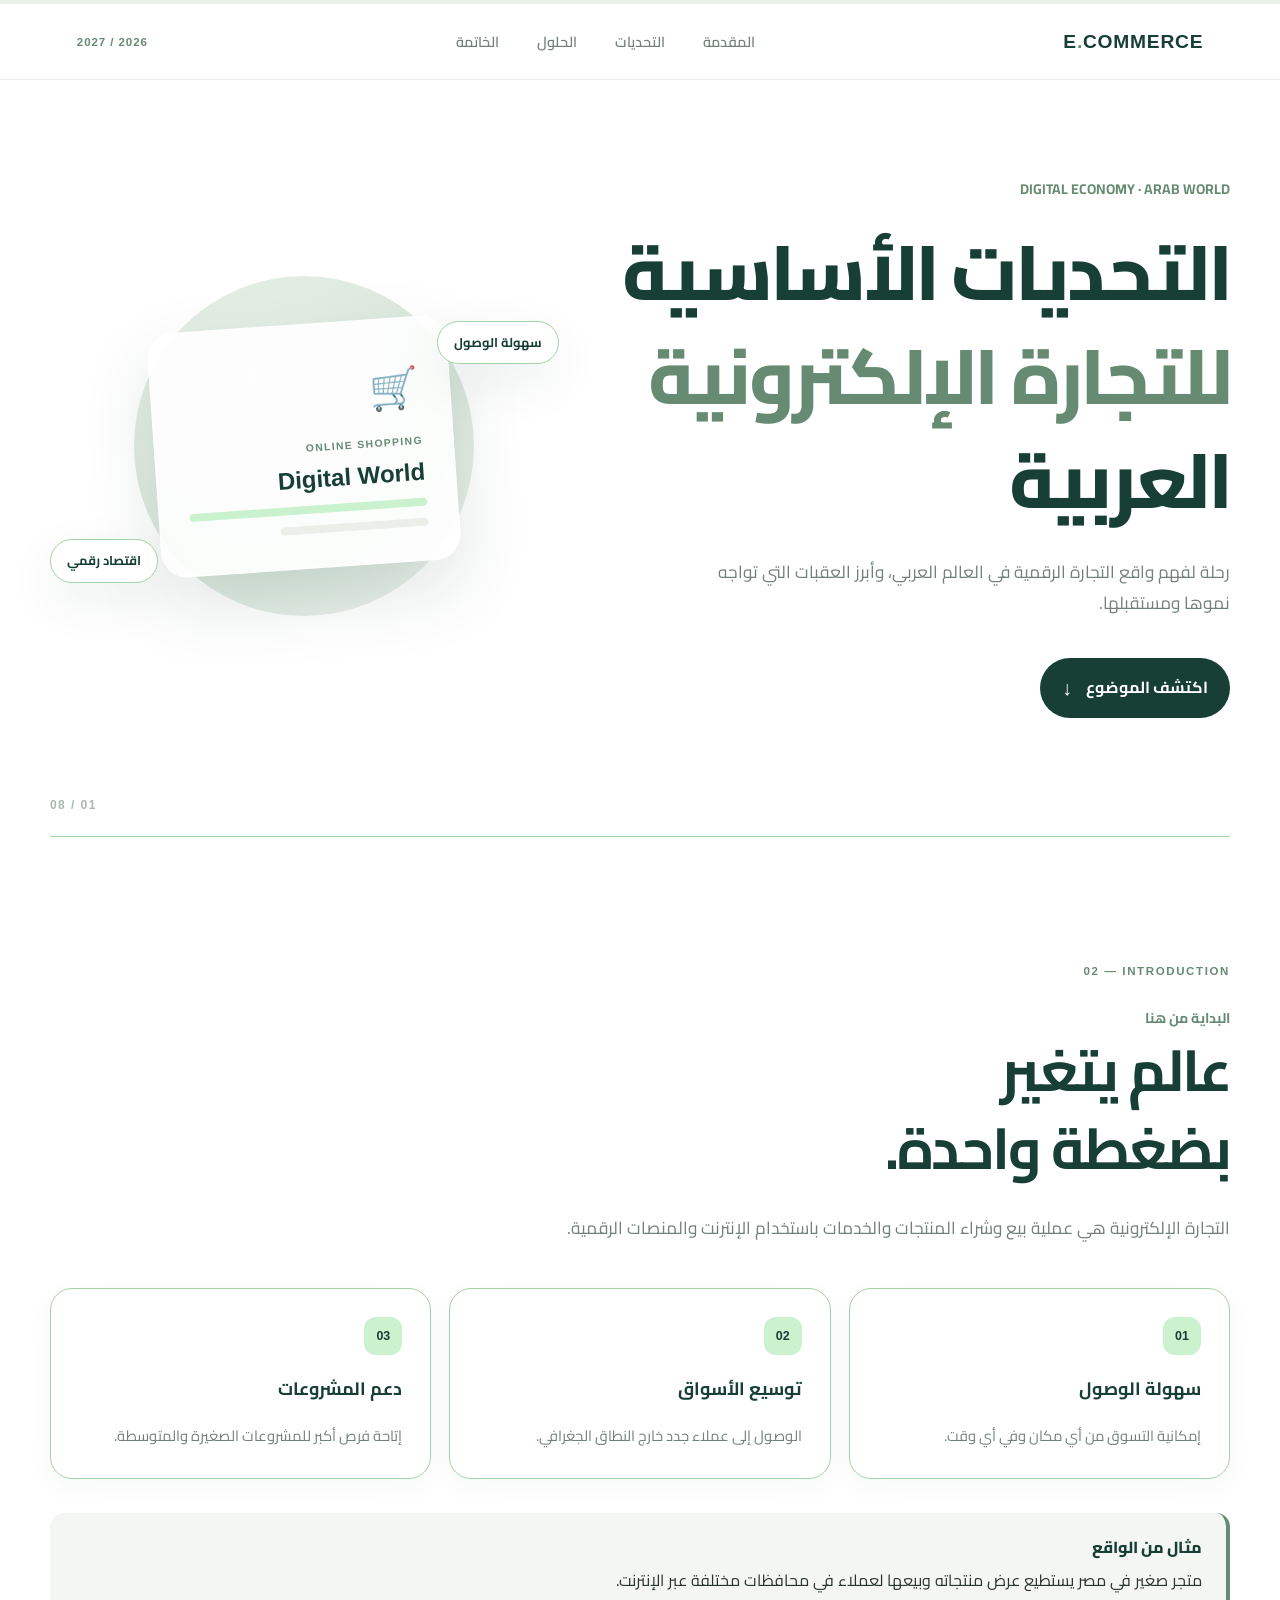
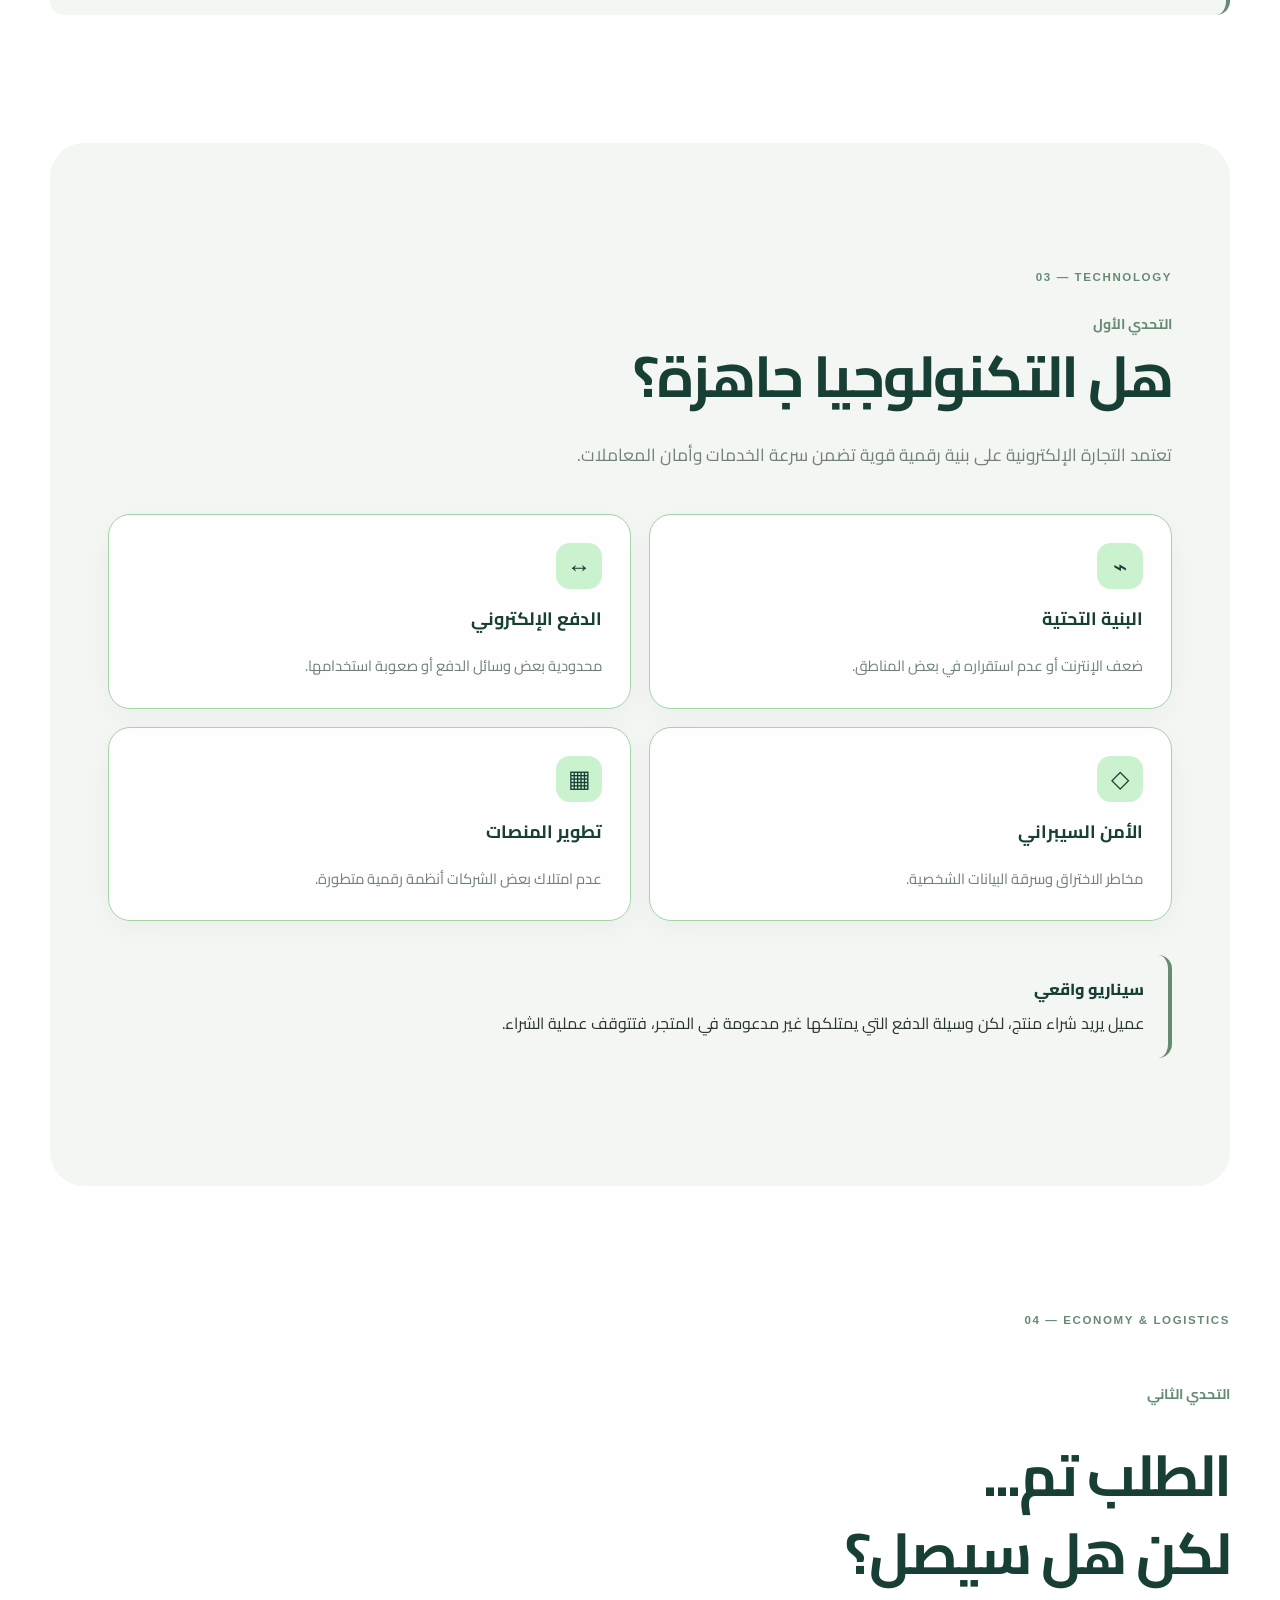
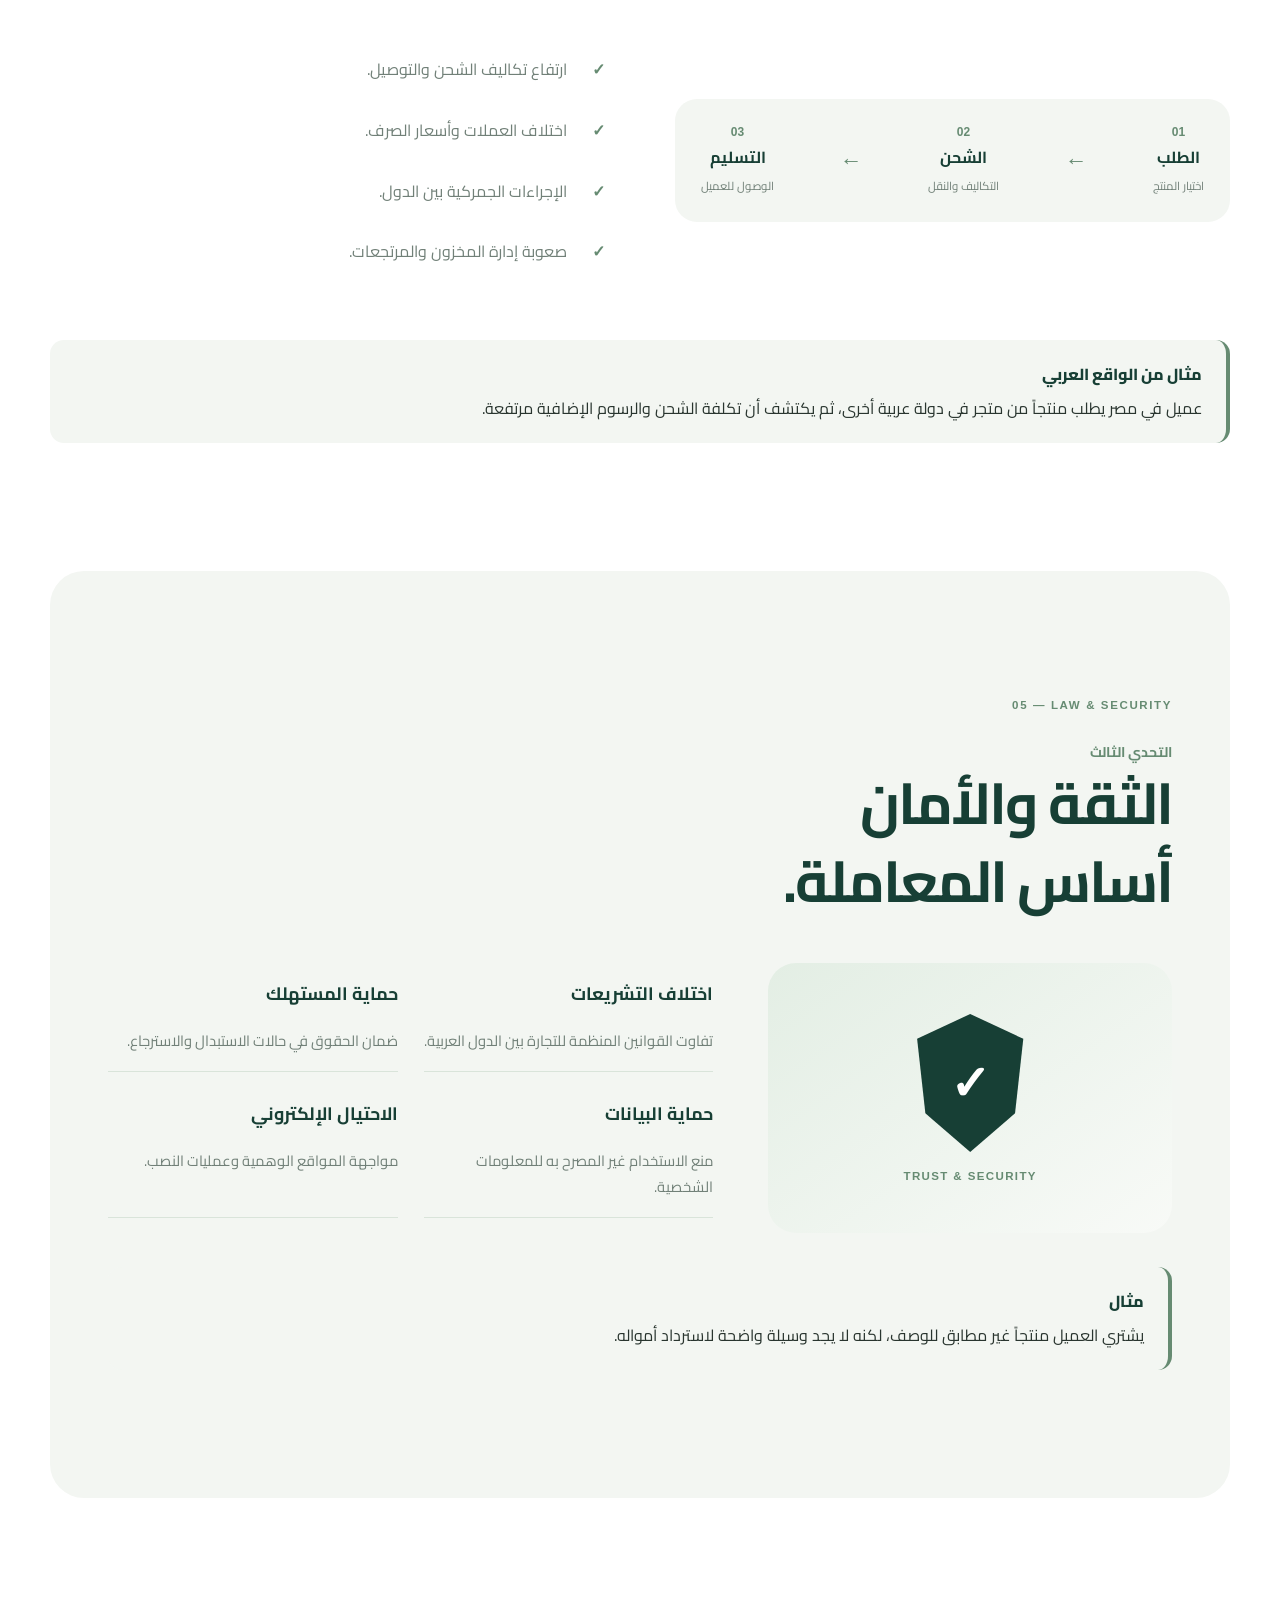
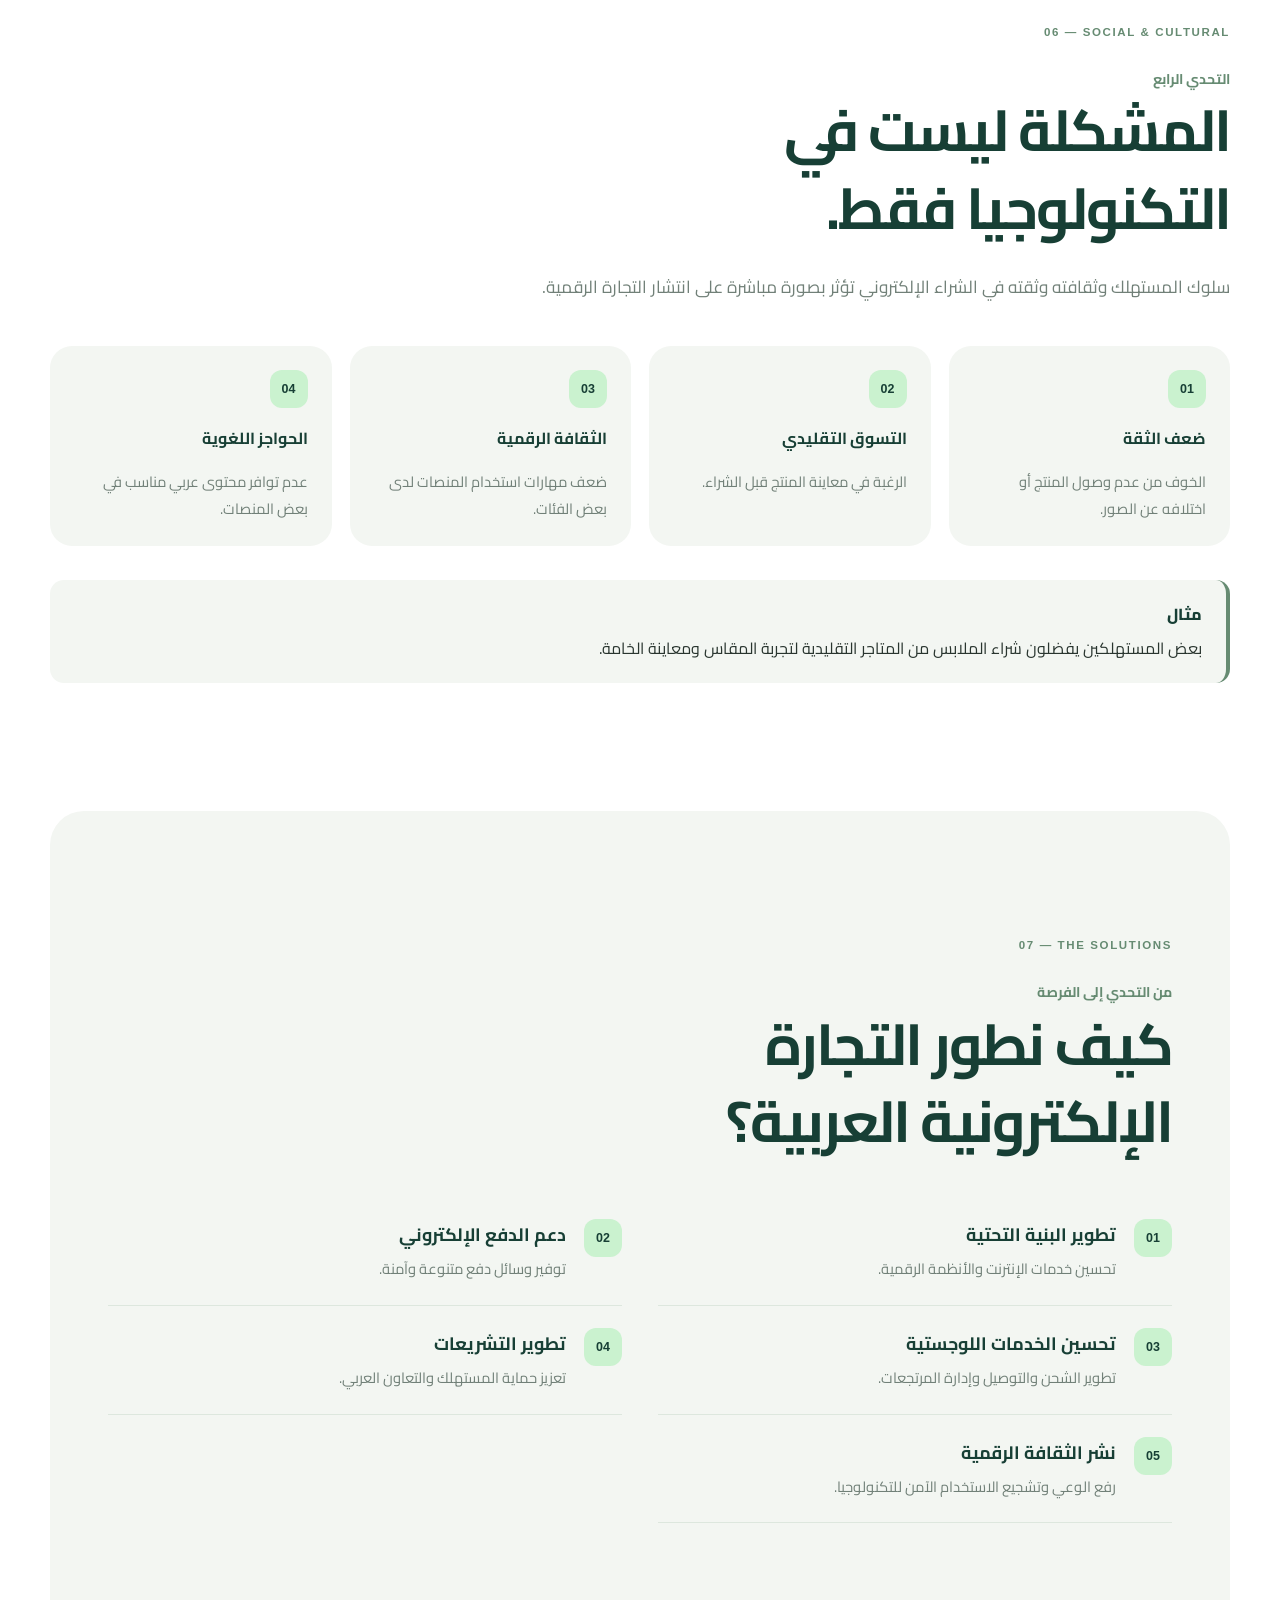
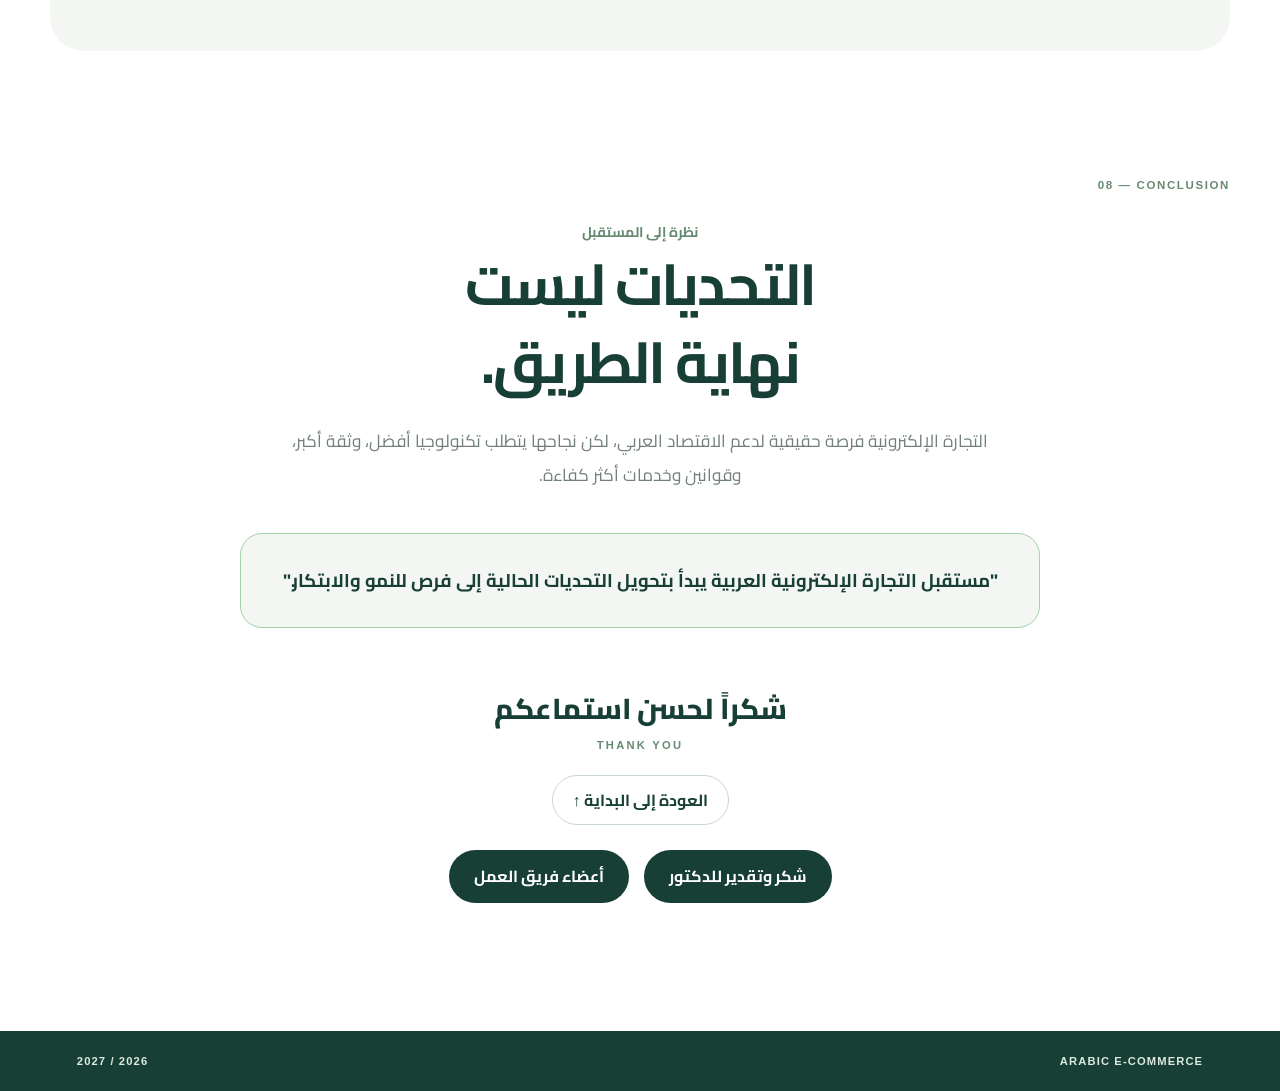
<file: index.html>
<!doctype html>
<html lang="ar" dir="rtl">
  <head>
    <meta charset="UTF-8" />
    <meta name="viewport" content="width=device-width, initial-scale=1.0" />
    <meta
      name="description"
      content="عرض تفاعلي عن التحديات الأساسية للتجارة الإلكترونية العربية"
    />
    <title>التحديات الأساسية للتجارة الإلكترونية العربية</title>
    <link rel="preconnect" href="https://fonts.googleapis.com" />
    <link rel="preconnect" href="https://fonts.gstatic.com" crossorigin />
    <link
      href="https://fonts.googleapis.com/css2?family=Cairo:wght@400;500;600;700;800&display=swap"
      rel="stylesheet"
    />
    <link rel="stylesheet" href="style.css" />
  </head>
  <body>
    <div class="progress-track">
      <div class="progress-bar" id="progressBar"></div>
    </div>

    <header class="topbar">
      <a href="#home" class="brand">E<span>.</span>COMMERCE</a>
      <nav>
        <a href="#intro">المقدمة</a>
        <a href="#challenges">التحديات</a>
        <a href="#solutions">الحلول</a>
        <a href="#conclusion">الخاتمة</a>
      </nav>
      <span class="edition">2026 / 2027</span>
    </header>

    <main>
      <!-- 01: HERO -->
      <section class="hero section" id="home">
        <div class="hero-content">
          <span class="eyebrow">DIGITAL ECONOMY · ARAB WORLD</span>
          <h1>
            التحديات الأساسية<br />
            <span>للتجارة الإلكترونية</span><br />
            العربية
          </h1>
          <p>
            رحلة لفهم واقع التجارة الرقمية في العالم العربي، وأبرز العقبات التي
            تواجه نموها ومستقبلها.
          </p>
          <a href="#intro" class="scroll-link">
            اكتشف الموضوع <span>↓</span>
          </a>
        </div>

        <div class="hero-art">
          <div class="art-circle"></div>
          <div class="art-card">
            <span class="art-icon">🛒</span>
            <span>ONLINE SHOPPING</span>
            <strong>Digital World</strong>
            <div class="art-line"></div>
            <div class="art-line short"></div>
          </div>
          <span class="floating-tag tag-one">سهولة الوصول</span>
          <span class="floating-tag tag-two">اقتصاد رقمي</span>
        </div>

        <span class="hero-number">01 / 08</span>
      </section>

      <!-- 02: INTRODUCTION -->
      <section class="section intro" id="intro">
        <div class="section-label">02 — INTRODUCTION</div>
        <div class="section-heading">
          <span class="mini-title">البداية من هنا</span>
          <h2>عالم يتغير<br />بضغطة واحدة.</h2>
        </div>

        <p class="lead">
          التجارة الإلكترونية هي عملية بيع وشراء المنتجات والخدمات باستخدام
          الإنترنت والمنصات الرقمية.
        </p>

        <div class="stats-grid">
          <article class="info-card">
            <span>01</span>
            <h3>سهولة الوصول</h3>
            <p>إمكانية التسوق من أي مكان وفي أي وقت.</p>
          </article>
          <article class="info-card">
            <span>02</span>
            <h3>توسيع الأسواق</h3>
            <p>الوصول إلى عملاء جدد خارج النطاق الجغرافي.</p>
          </article>
          <article class="info-card">
            <span>03</span>
            <h3>دعم المشروعات</h3>
            <p>إتاحة فرص أكبر للمشروعات الصغيرة والمتوسطة.</p>
          </article>
        </div>

        <div class="example-note">
          <span>مثال من الواقع</span>
          متجر صغير في مصر يستطيع عرض منتجاته وبيعها لعملاء في محافظات مختلفة
          عبر الإنترنت.
        </div>
      </section>

      <!-- 03: TECH -->
      <section class="section challenge-section" id="challenges">
        <div class="section-label">03 — TECHNOLOGY</div>
        <span class="mini-title">التحدي الأول</span>
        <h2>هل التكنولوجيا جاهزة؟</h2>
        <p class="lead">
          تعتمد التجارة الإلكترونية على بنية رقمية قوية تضمن سرعة الخدمات وأمان
          المعاملات.
        </p>

        <div class="challenge-grid">
          <article class="challenge-card">
            <span class="card-icon">⌁</span>
            <h3>البنية التحتية</h3>
            <p>ضعف الإنترنت أو عدم استقراره في بعض المناطق.</p>
          </article>
          <article class="challenge-card">
            <span class="card-icon">↔️</span>
            <h3>الدفع الإلكتروني</h3>
            <p>محدودية بعض وسائل الدفع أو صعوبة استخدامها.</p>
          </article>
          <article class="challenge-card">
            <span class="card-icon">◇</span>
            <h3>الأمن السيبراني</h3>
            <p>مخاطر الاختراق وسرقة البيانات الشخصية.</p>
          </article>
          <article class="challenge-card">
            <span class="card-icon">▦</span>
            <h3>تطوير المنصات</h3>
            <p>عدم امتلاك بعض الشركات أنظمة رقمية متطورة.</p>
          </article>
        </div>

        <div class="example-note">
          <span>سيناريو واقعي</span>
          عميل يريد شراء منتج، لكن وسيلة الدفع التي يمتلكها غير مدعومة في
          المتجر، فتتوقف عملية الشراء.
        </div>
      </section>

      <!-- 04: LOGISTICS -->
      <section class="section logistics" id="logistics">
        <div class="section-label">04 — ECONOMY & LOGISTICS</div>
        <span class="mini-title">التحدي الثاني</span>
        <h2>الطلب تم...<br />لكن هل سيصل؟</h2>

        <div class="delivery-flow">
          <div class="flow-item">
            <span>01</span>
            <strong>الطلب</strong>
            <small>اختيار المنتج</small>
          </div>
          <div class="flow-arrow">←</div>
          <div class="flow-item">
            <span>02</span>
            <strong>الشحن</strong>
            <small>التكاليف والنقل</small>
          </div>
          <div class="flow-arrow">←</div>
          <div class="flow-item">
            <span>03</span>
            <strong>التسليم</strong>
            <small>الوصول للعميل</small>
          </div>
        </div>

        <div class="text-list">
          <p>ارتفاع تكاليف الشحن والتوصيل.</p>
          <p>اختلاف العملات وأسعار الصرف.</p>
          <p>الإجراءات الجمركية بين الدول.</p>
          <p>صعوبة إدارة المخزون والمرتجعات.</p>
        </div>

        <div class="example-note">
          <span>مثال من الواقع العربي</span>
          عميل في مصر يطلب منتجاً من متجر في دولة عربية أخرى، ثم يكتشف أن تكلفة
          الشحن والرسوم الإضافية مرتفعة.
        </div>
      </section>

      <!-- 05: LEGAL -->
      <section class="section legal" id="legal">
        <div class="section-label">05 — LAW & SECURITY</div>
        <span class="mini-title">التحدي الثالث</span>
        <h2>الثقة والأمان<br />أساس المعاملة.</h2>

        <div class="legal-layout">
          <div class="legal-visual">
            <div class="shield">✓</div>
            <span>TRUST & SECURITY</span>
          </div>
          <div class="legal-points">
            <article>
              <h3>اختلاف التشريعات</h3>
              <p>تفاوت القوانين المنظمة للتجارة بين الدول العربية.</p>
            </article>
            <article>
              <h3>حماية المستهلك</h3>
              <p>ضمان الحقوق في حالات الاستبدال والاسترجاع.</p>
            </article>
            <article>
              <h3>حماية البيانات</h3>
              <p>منع الاستخدام غير المصرح به للمعلومات الشخصية.</p>
            </article>
            <article>
              <h3>الاحتيال الإلكتروني</h3>
              <p>مواجهة المواقع الوهمية وعمليات النصب.</p>
            </article>
          </div>
        </div>

        <div class="example-note">
          <span>مثال</span>
          يشتري العميل منتجاً غير مطابق للوصف، لكنه لا يجد وسيلة واضحة لاسترداد
          أمواله.
        </div>
      </section>

      <section class="section social" id="social">
        <div class="section-label">06 — SOCIAL & CULTURAL</div>
        <span class="mini-title">التحدي الرابع</span>
        <h2>المشكلة ليست في<br />التكنولوجيا فقط.</h2>
        <p class="lead">
          سلوك المستهلك وثقافته وثقته في الشراء الإلكتروني تؤثر بصورة مباشرة على
          انتشار التجارة الرقمية.
        </p>

        <div class="social-grid">
          <article>
            <span>01</span>
            <h3>ضعف الثقة</h3>
            <p>الخوف من عدم وصول المنتج أو اختلافه عن الصور.</p>
          </article>
          <article>
            <span>02</span>
            <h3>التسوق التقليدي</h3>
            <p>الرغبة في معاينة المنتج قبل الشراء.</p>
          </article>
          <article>
            <span>03</span>
            <h3>الثقافة الرقمية</h3>
            <p>ضعف مهارات استخدام المنصات لدى بعض الفئات.</p>
          </article>
          <article>
            <span>04</span>
            <h3>الحواجز اللغوية</h3>
            <p>عدم توافر محتوى عربي مناسب في بعض المنصات.</p>
          </article>
        </div>

        <div class="example-note">
          <span>مثال</span>
          بعض المستهلكين يفضلون شراء الملابس من المتاجر التقليدية لتجربة المقاس
          ومعاينة الخامة.
        </div>
      </section>

      <!-- 07: SOLUTIONS -->
      <section class="section solutions" id="solutions">
        <div class="section-label">07 — THE SOLUTIONS</div>
        <span class="mini-title">من التحدي إلى الفرصة</span>
        <h2>كيف نطور التجارة<br />الإلكترونية العربية؟</h2>

        <div class="solution-list">
          <article>
            <span>01</span>
            <div>
              <h3>تطوير البنية التحتية</h3>
              <p>تحسين خدمات الإنترنت والأنظمة الرقمية.</p>
            </div>
          </article>
          <article>
            <span>02</span>
            <div>
              <h3>دعم الدفع الإلكتروني</h3>
              <p>توفير وسائل دفع متنوعة وآمنة.</p>
            </div>
          </article>
          <article>
            <span>03</span>
            <div>
              <h3>تحسين الخدمات اللوجستية</h3>
              <p>تطوير الشحن والتوصيل وإدارة المرتجعات.</p>
            </div>
          </article>
          <article>
            <span>04</span>
            <div>
              <h3>تطوير التشريعات</h3>
              <p>تعزيز حماية المستهلك والتعاون العربي.</p>
            </div>
          </article>
          <article>
            <span>05</span>
            <div>
              <h3>نشر الثقافة الرقمية</h3>
              <p>رفع الوعي وتشجيع الاستخدام الآمن للتكنولوجيا.</p>
            </div>
          </article>
        </div>
      </section>

      <!-- 08: CONCLUSION -->
      <section class="section conclusion" id="conclusion">
        <div class="section-label">08 — CONCLUSION</div>
        <span class="mini-title">نظرة إلى المستقبل</span>
        <h2>التحديات ليست<br />نهاية الطريق.</h2>
        <p class="lead">
          التجارة الإلكترونية فرصة حقيقية لدعم الاقتصاد العربي، لكن نجاحها يتطلب
          تكنولوجيا أفضل، وثقة أكبر، وقوانين وخدمات أكثر كفاءة.
        </p>

        <div class="final-quote">
          "مستقبل التجارة الإلكترونية العربية يبدأ بتحويل التحديات الحالية إلى
          فرص للنمو والابتكار."
        </div>

        <div class="thank-you">
          شكراً لحسن استماعكم
          <span>THANK YOU</span>
        </div>
        <a href="#home" class="back-top">العودة إلى البداية ↑</a>

        <div class="extra-buttons">
          <a href="doctor.html" class="extra-btn"> شكر وتقدير للدكتور </a>

          <a href="team.html" class="extra-btn"> أعضاء فريق العمل </a>
        </div>
      </section>
    </main>

    <footer>
      <span>ARABIC E-COMMERCE</span>
      <span>2026 / 2027</span>
    </footer>

    <script src="script.js"></script>
  </body>
</html>
</file>
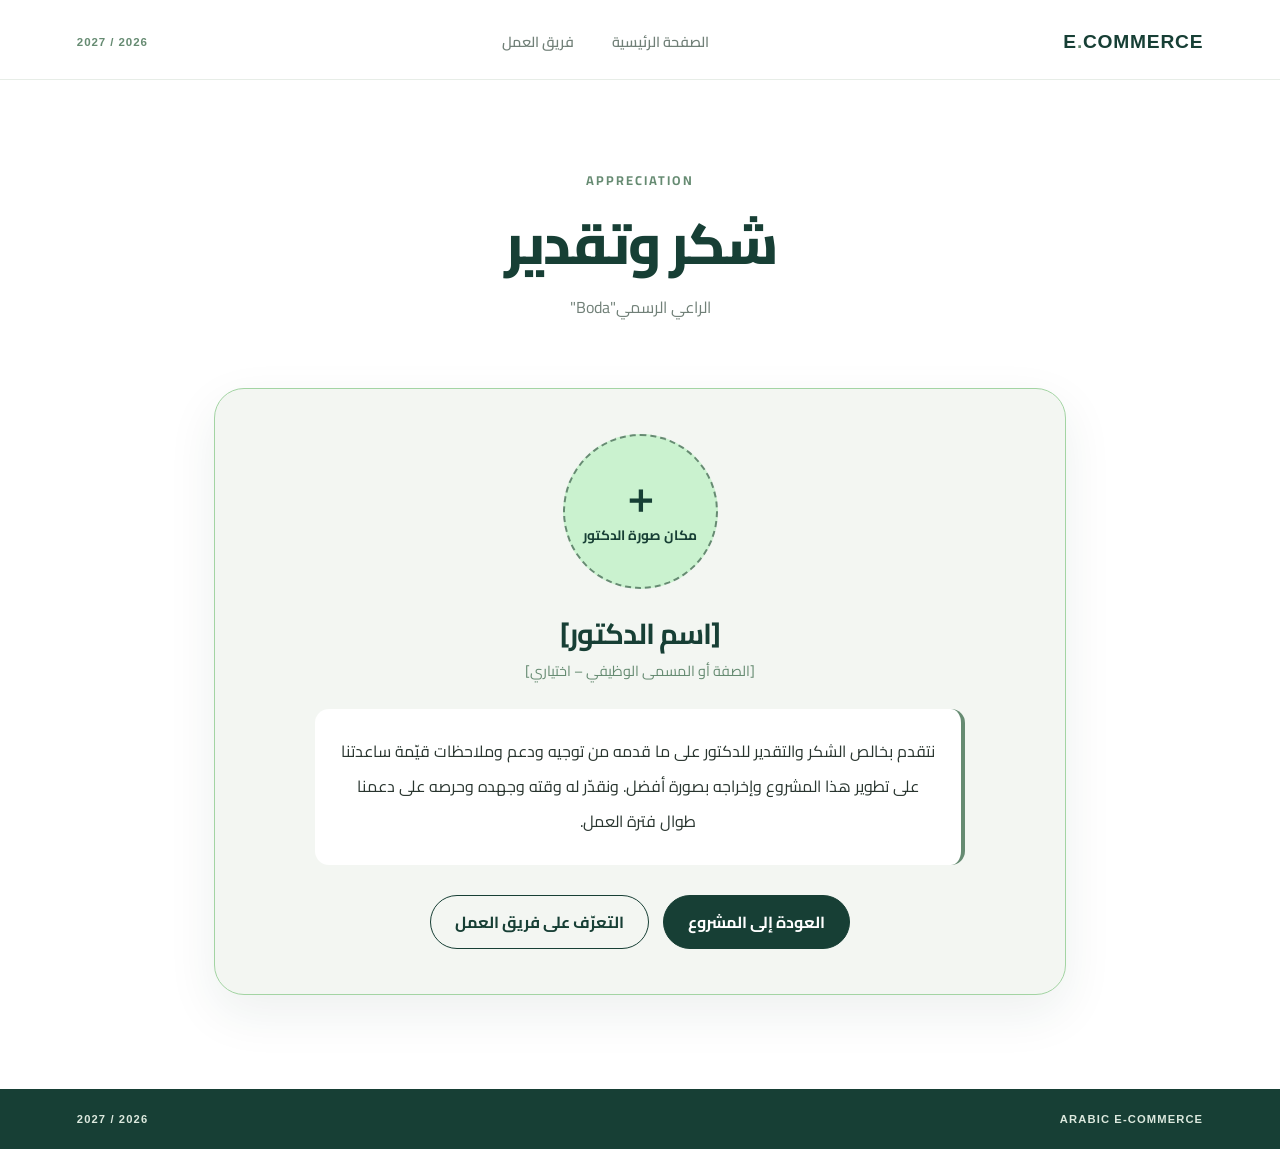
<file: doctor.html>
<!DOCTYPE html>
<html lang="ar" dir="rtl">
<head>
  <meta charset="UTF-8">
  <meta name="viewport" content="width=device-width, initial-scale=1.0">
  <meta name="description" content="صفحة شكر وتقدير">
  <title>شكر وتقدير للدكتور</title>
  <link rel="preconnect" href="https://fonts.googleapis.com">
  <link rel="preconnect" href="https://fonts.gstatic.com" crossorigin>
  <link href="https://fonts.googleapis.com/css2?family=Cairo:wght@400;500;600;700;800&display=swap" rel="stylesheet">
  <link rel="stylesheet" href="style.css">
</head>
<body class="inner-page">
  <header class="topbar">
    <a href="index.html" class="brand">E<span>.</span>COMMERCE</a>
    <nav>
      <a href="index.html">الصفحة الرئيسية</a>
      <a href="team.html">فريق العمل</a>
    </nav>
    <span class="edition">2026 / 2027</span>
  </header>

  <main class="inner-main">
    <div class="page-intro">
      <span class="mini-title">APPRECIATION</span>
      <h1>شكر وتقدير</h1>
      <p>الراعي الرسمي"Boda"</p>
    </div>

    <section class="doctor-card">
      <div class="profile-placeholder" aria-label="مكان مؤقت لصورة الدكتور">
        <div><span class="placeholder-symbol">＋</span>مكان صورة الدكتور</div>
      </div>
      <h2>[اسم الدكتور]</h2>
      <p class="role-placeholder">[الصفة أو المسمى الوظيفي – اختياري]</p>
      <div class="thanks-message">
        نتقدم بخالص الشكر والتقدير للدكتور على ما قدمه من توجيه ودعم
        وملاحظات قيّمة ساعدتنا على تطوير هذا المشروع وإخراجه بصورة أفضل.
        ونقدّر له وقته وجهده وحرصه على دعمنا طوال فترة العمل.
      </div>
      <div class="page-actions">
        <a class="page-button" href="index.html">العودة إلى المشروع</a>
        <a class="page-button secondary" href="team.html">التعرّف على فريق العمل</a>
      </div>
    </section>
  </main>

  <footer>
    <span>ARABIC E-COMMERCE</span>
    <span>2026 / 2027</span>
  </footer>
</body>
</html>
</file>
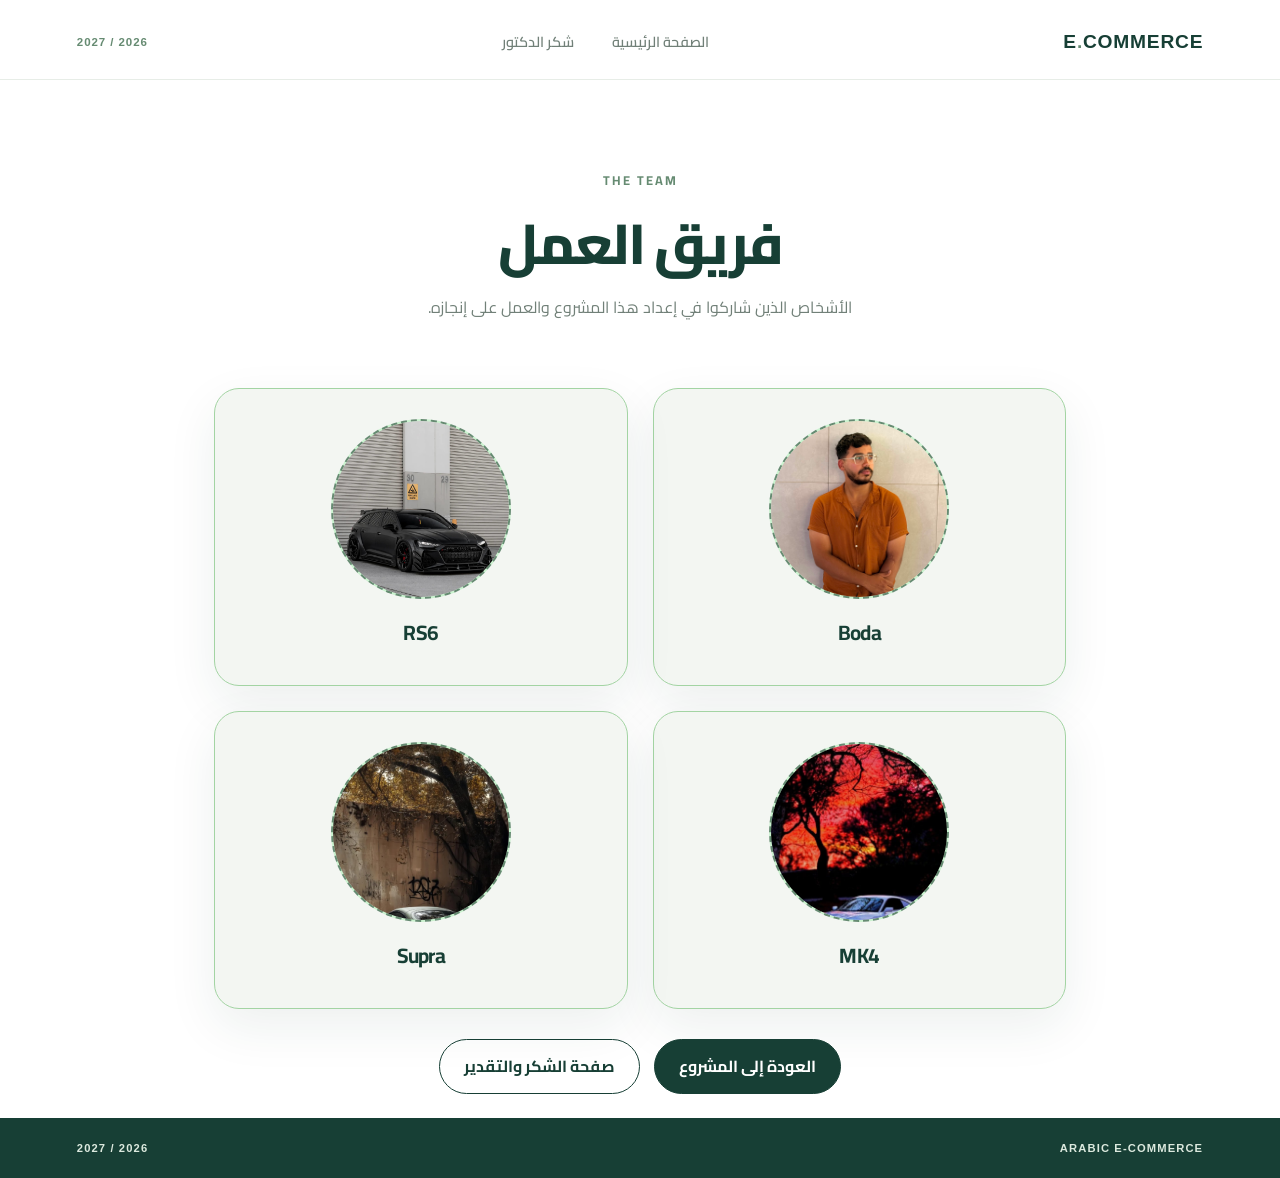
<file: team.html>
<!DOCTYPE html>
<html lang="ar" dir="rtl">
<head>
  <meta charset="UTF-8">
  <meta name="viewport" content="width=device-width, initial-scale=1.0">
  <meta name="description" content="أعضاء فريق المشروع">
  <title>أعضاء فريق العمل</title>
  <link rel="preconnect" href="https://fonts.googleapis.com">
  <link rel="preconnect" href="https://fonts.gstatic.com" crossorigin>
  <link href="https://fonts.googleapis.com/css2?family=Cairo:wght@400;500;600;700;800&display=swap" rel="stylesheet">
  <link rel="stylesheet" href="style.css">
</head>
<body class="inner-page">
  <header class="topbar">
    <a href="index.html" class="brand">E<span>.</span>COMMERCE</a>
    <nav>
      <a href="index.html">الصفحة الرئيسية</a>
      <a href="doctor.html">شكر الدكتور</a>
    </nav>
    <span class="edition">2026 / 2027</span>
  </header>

  <main class="inner-main">
    <div class="page-intro">
      <span class="mini-title">THE TEAM</span>
      <h1>فريق العمل</h1>
      <p>الأشخاص الذين شاركوا في إعداد هذا المشروع والعمل على إنجازه.</p>
    </div>


<!-- أعضاء الفريق -->
<section class="team-grid" aria-label="أعضاء الفريق">

    <article class="team-card">
        <div class="profile-placeholder">
            <img src="images/boda.jpeg"
                 alt="Boda"
                 class="team-photo">
        </div>
        <h2>Boda</h2>
    </article>

    <article class="team-card">
        <div class="profile-placeholder">
            <img src="images/rs6.jpeg"
                 alt="RS6"
                 class="team-photo">
        </div>
        <h2>RS6</h2>
    </article>

    <article class="team-card">
        <div class="profile-placeholder">
            <img src="images/mk4.jpeg"
                 alt="MK4"
                 class="team-photo">
        </div>
        <h2>MK4</h2>
    </article>

    <article class="team-card">
        <div class="profile-placeholder">
            <img src="images/supra.jpeg"
                 alt="Supra"
                 class="team-photo">
        </div>
        <h2>Supra</h2>
    </article>

</section>

<!-- أزرار التنقل -->
<div class="page-actions">
    <a class="page-button" href="index.html">
        العودة إلى المشروع
    </a>

    <a class="page-button secondary" href="doctor.html">
        صفحة الشكر والتقدير
    </a>
</div>

  </main>

  <footer>
    <span>ARABIC E-COMMERCE</span>
    <span>2026 / 2027</span>
  </footer>
</body>
</html>
</file>
<file: style.css>
/* Modern White & Green theme — Arabic E-commerce presentation */
:root {
  --white: #FFFFFF;
  --surface: #F3F6F2;
  --surface-strong: #EAF0E9;
  --forest: #173F35;
  --olive: #668B72;
  --mint: #caf2cf;
  --charcoal: #29352F;
  --muted: #718078;
  --line: #a3d4a3;
  --shadow: 0 18px 50px rgba(23, 63, 53, .08);
  --radius: 22px;
}

* { box-sizing: border-box; }
html { scroll-behavior: smooth; scroll-padding-top: 90px; }
body {
  margin: 0;
  background: var(--white);
  color: var(--charcoal);
  font-family: "Cairo", sans-serif;
  line-height: 1.8;
  overflow-x: hidden;
}
a { color: inherit; text-decoration: none; }
::selection { background: var(--mint); color: var(--forest); }

.progress-track {
  position: fixed; inset: 0 0 auto; height: 4px;
  background: var(--surface-strong); z-index: 1000;
}
.progress-bar {
  width: 0; height: 100%; background: var(--olive);
  transform-origin: right center; transition: width .08s linear;
}

.topbar {
  position: sticky; top: 4px; z-index: 100;
  min-height: 76px; padding: 12px clamp(20px, 6vw, 90px);
  display: flex; align-items: center; justify-content: space-between; gap: 24px;
  background: rgba(255,255,255,.92); backdrop-filter: blur(16px);
  border-bottom: 1px solid rgba(226,233,226,.8);
}
.brand { color: var(--forest); font: 800 1.2rem/1.2 Arial, sans-serif; letter-spacing: .04em; }
.brand span { color: var(--olive); }
.topbar nav { display: flex; align-items: center; justify-content: center; gap: clamp(14px, 3vw, 38px); }
.topbar nav a { color: var(--muted); font-size: .9rem; font-weight: 600; transition: color .2s; }
.topbar nav a:hover, .topbar nav a.active { color: var(--forest); }
.edition { color: var(--olive); font: 700 .72rem Arial, sans-serif; letter-spacing: .08em; }

main { width: min(1180px, calc(100% - 48px)); margin: auto; }
.section { position: relative; padding: clamp(76px, 10vw, 132px) 0; }
.section-label {
  margin-bottom: 26px; color: var(--olive); font: 700 .72rem Arial, sans-serif;
  letter-spacing: .14em; direction: ltr; text-align: right;
}
.eyebrow, .mini-title {
  display: inline-block; color: var(--olive); font-size: .88rem; font-weight: 700;
}
h1, h2, h3, p { margin-top: 0; }
h1, h2 { color: var(--forest); line-height: 1.35; letter-spacing: -.035em; }
h2 { margin-bottom: 22px; font-size: clamp(2rem, 4.5vw, 3.7rem); }
h3 { color: var(--forest); font-size: 1.12rem; }
.lead { max-width: 720px; color: var(--muted); font-size: 1.08rem; line-height: 2; }

.hero {
  min-height: min(760px, calc(100vh - 76px)); display: grid;
  grid-template-columns: 1.1fr .9fr; align-items: center; gap: 50px;
  padding-top: 80px; padding-bottom: 100px;
}
.hero-content { max-width: 650px; }
.hero h1 { margin: 18px 0 24px; font-size: clamp(2.7rem, 6vw, 5.4rem); font-weight: 800; }
.hero h1 span { color: var(--olive); }
.hero-content p { max-width: 520px; color: var(--muted); font-size: 1.08rem; }
.scroll-link {
  display: inline-flex; align-items: center; gap: 14px; margin-top: 22px;
  padding: 12px 22px; border-radius: 999px; color: white; background: var(--forest);
  font-weight: 700; transition: transform .2s, background .2s;
}
.scroll-link:hover { transform: translateY(-3px); background: var(--olive); }
.scroll-link span { font-size: 1.25rem; }
.hero-art { position: relative; min-height: 390px; display: grid; place-items: center; }
.art-circle {
  position: absolute; width: min(340px, 80%); aspect-ratio: 1; border-radius: 50%;
  background: radial-gradient(circle at 35% 30%, #E8F0E8, #DCE9DE 60%, #F3F6F2);
}
.art-card {
  position: relative; width: min(300px, 82%); padding: 34px 30px;
  border: 1px solid rgba(255,255,255,.9); border-radius: 26px;
  background: rgba(255,255,255,.88); box-shadow: 0 28px 70px rgba(23,63,53,.13);
  display: flex; flex-direction: column; gap: 12px; transform: rotate(-4deg);
}
.art-icon { font-size: 2.5rem; }
.art-card > span:nth-child(2) { color: var(--olive); font: 700 .65rem Arial, sans-serif; letter-spacing: .13em; }
.art-card strong { color: var(--forest); font: 800 1.5rem Arial, sans-serif; }
.art-line { height: 8px; width: 100%; border-radius: 10px; background: var(--mint); }
.art-line.short { width: 62%; background: var(--surface-strong); }
.floating-tag {
  position: absolute; padding: 9px 16px; border: 1px solid var(--line);
  border-radius: 999px; background: white; color: var(--forest);
  box-shadow: var(--shadow); font-size: .8rem; font-weight: 700;
}
.tag-one { top: 18%; right: 0; }
.tag-two { bottom: 15%; left: 0; }
.hero-number { position: absolute; bottom: 24px; left: 0; color: #AAB8AE; font: 700 .75rem Arial, sans-serif; letter-spacing: .12em; }

.intro { border-top: 1px solid var(--line); }
.section-heading { margin-bottom: 24px; }
.stats-grid, .challenge-grid, .social-grid {
  display: grid; grid-template-columns: repeat(3, 1fr); gap: 18px; margin-top: 42px;
}
.info-card, .challenge-card {
  padding: 28px; border: 1px solid var(--line); border-radius: var(--radius);
  background: var(--white); box-shadow: 0 8px 30px rgba(23,63,53,.035);
  transition: transform .25s, box-shadow .25s, border-color .25s;
}
.info-card:hover, .challenge-card:hover { transform: translateY(-6px); box-shadow: var(--shadow); border-color: #C9D9CB; }
.info-card > span, .social-grid article > span, .solution-list article > span {
  display: inline-grid; place-items: center; width: 38px; height: 38px;
  margin-bottom: 18px; border-radius: 12px; color: var(--forest);
  background: var(--mint); font: 700 .78rem Arial, sans-serif;
}
.info-card p, .challenge-card p, .social-grid p, .legal-points p, .solution-list p { margin-bottom: 0; color: var(--muted); font-size: .92rem; }
.example-note {
  margin-top: 34px; padding: 20px 24px; border-right: 4px solid var(--olive);
  border-radius: 14px; background: var(--surface); color: var(--charcoal);
}
.example-note span { display: block; margin-bottom: 5px; color: var(--forest); font-weight: 800; }

.challenge-section { background: var(--surface); padding-inline: clamp(22px, 5vw, 58px); border-radius: 34px; }
.challenge-grid { grid-template-columns: repeat(2, 1fr); }
.challenge-card { background: rgba(255,255,255,.85); }
.card-icon { display: inline-grid; place-items: center; width: 46px; height: 46px; margin-bottom: 14px; border-radius: 14px; background: var(--mint); color: var(--forest); font-size: 1.5rem; }

.logistics { display: grid; grid-template-columns: 1fr 1fr; align-items: center; gap: 30px 70px; }
.logistics .section-label, .logistics h2, .logistics > .mini-title { grid-column: 1 / -1; }
.delivery-flow {
  display: flex; align-items: center; justify-content: space-between; gap: 10px;
  padding: 26px; border-radius: var(--radius); background: var(--surface);
}
.flow-item { display: flex; flex-direction: column; align-items: center; text-align: center; gap: 4px; }
.flow-item span { color: var(--olive); font: 700 .75rem Arial, sans-serif; }
.flow-item strong { color: var(--forest); }
.flow-item small { color: var(--muted); font-size: .72rem; }
.flow-arrow { color: var(--olive); font-size: 1.4rem; }
.text-list { display: grid; gap: 12px; }
.text-list p { position: relative; margin: 0; padding: 10px 38px 10px 0; color: var(--muted); }
.text-list p::before { content: "✓"; position: absolute; right: 0; top: 10px; color: var(--olive); font-weight: 800; }
.logistics .example-note { grid-column: 1 / -1; }

.legal { background: var(--surface); border-radius: 34px; padding-inline: clamp(22px, 5vw, 58px); }
.legal-layout { display: grid; grid-template-columns: .8fr 1.2fr; align-items: center; gap: 55px; margin-top: 42px; }
.legal-visual {
  min-height: 270px; display: flex; flex-direction: column; align-items: center; justify-content: center;
  gap: 18px; border-radius: 28px; background: linear-gradient(145deg, #E3EEE4, #F8FAF7);
  color: var(--olive); font: 700 .72rem Arial, sans-serif; letter-spacing: .12em;
}
.shield {
  display: grid; place-items: center; width: 118px; height: 138px;
  clip-path: polygon(50% 0, 95% 18%, 88% 72%, 50% 100%, 12% 72%, 5% 18%);
  background: var(--forest); color: white; font-size: 3rem;
}
.legal-points { display: grid; grid-template-columns: 1fr 1fr; gap: 26px; }
.legal-points article { padding-bottom: 16px; border-bottom: 1px solid #D9E4DA; }
.legal .example-note { margin-top: 34px; }

.social-grid { grid-template-columns: repeat(4, 1fr); }
.social-grid article { padding: 24px; border-radius: var(--radius); background: var(--surface); }
.social-grid article > span { margin-bottom: 16px; }
.social-grid h3 { font-size: 1rem; }

.solutions { background: var(--surface); border-radius: 34px; padding-inline: clamp(22px, 5vw, 58px); }
.solution-list { display: grid; grid-template-columns: 1fr 1fr; gap: 0 36px; margin-top: 36px; }
.solution-list article { display: flex; align-items: flex-start; gap: 18px; padding: 22px 0; border-bottom: 1px solid #DDE7DE; }
.solution-list article > span { flex: 0 0 38px; margin: 0; }
.solution-list h3 { margin-bottom: 5px; }

.conclusion { text-align: center; }
.conclusion .lead { margin-inline: auto; }
.final-quote {
  max-width: 800px; margin: 40px auto; padding: 30px;
  border: 1px solid var(--line); border-radius: var(--radius);
  background: var(--surface); color: var(--forest); font-size: 1.15rem; font-weight: 700;
}
.thank-you { margin: 55px 0 24px; color: var(--forest); font-size: 1.8rem; font-weight: 800; }
.thank-you span { display: block; margin-top: 4px; color: var(--olive); font: 700 .7rem Arial, sans-serif; letter-spacing: .2em; }
.back-top { display: inline-block; padding: 10px 20px; border: 1px solid #C9D9CB; border-radius: 999px; color: var(--forest); font-weight: 700; transition: background .2s; }
.back-top:hover { background: var(--mint); }
footer {
  display: flex; justify-content: space-between; gap: 20px; padding: 24px clamp(24px, 6vw, 90px);
  background: var(--forest); color: #DCE9DE; font: 700 .7rem Arial, sans-serif; letter-spacing: .1em;
}

.reveal { opacity: 0; transform: translateY(22px); transition: opacity .65s ease, transform .65s ease; }
.reveal.is-visible { opacity: 1; transform: none; }

@media (max-width: 850px) {
  .topbar { flex-wrap: wrap; justify-content: space-between; }
  .topbar nav { order: 3; width: 100%; justify-content: space-between; }
  .hero { grid-template-columns: 1fr; gap: 20px; text-align: center; }
  .hero-content, .hero-content p { margin-inline: auto; }
  .hero-art { min-height: 330px; }
  .hero-number { bottom: 10px; }
  .stats-grid { grid-template-columns: 1fr 1fr; }
  .social-grid { grid-template-columns: 1fr 1fr; }
  .legal-layout { grid-template-columns: 1fr; gap: 28px; }
  .legal-visual { min-height: 220px; }
}
@media (max-width: 560px) {
  main { width: min(100% - 32px, 1180px); }
  .topbar { padding-inline: 16px; min-height: 68px; }
  .topbar nav { gap: 10px; overflow-x: auto; }
  .topbar nav a { white-space: nowrap; font-size: .78rem; }
  .edition { font-size: .62rem; }
  .section { padding-block: 72px; }
  .hero { min-height: auto; padding-top: 70px; }
  .hero h1 { font-size: clamp(2.3rem, 12vw, 3.5rem); }
  .hero-art { min-height: 280px; }
  .art-card { padding: 26px 22px; }
  .stats-grid, .challenge-grid, .social-grid, .solution-list, .legal-points { grid-template-columns: 1fr; }
  .challenge-section, .legal, .solutions { border-radius: 24px; }
  .delivery-flow { padding: 18px 10px; gap: 5px; }
  .flow-item small { font-size: .62rem; }
  .flow-arrow { font-size: 1rem; }
  .logistics { grid-template-columns: 1fr; }
  .logistics .section-label, .logistics h2, .logistics > .mini-title, .logistics .example-note { grid-column: auto; }
  footer { flex-direction: column; align-items: center; text-align: center; }
}
@media (prefers-reduced-motion: reduce) {
  *, *::before, *::after { scroll-behavior: auto !important; transition-duration: .01ms !important; animation-duration: .01ms !important; }
  .reveal { opacity: 1; transform: none; }
}

.extra-buttons {
    display: flex;
    justify-content: center;
    gap: 15px;
    flex-wrap: wrap;
    margin-top: 25px;
}

.extra-btn {
    display: inline-block;
    padding: 12px 25px;
    background: var(--forest);
    color: white;
    border-radius: 30px;
    font-weight: 700;
    transition: 0.3s;
}

.extra-btn:hover {
    background: var(--olive);
    transform: translateY(-3px);
}

/* =========================================
   DOCTOR APPRECIATION PAGE
========================================= */

/* التحكم في عرض الصفحة */
.inner-main {
  max-width: 900px;
  margin: 0 auto;
  padding: 24px;
}

/* مقدمة الصفحة */
.page-intro {
  text-align: center;
  padding: 65px 20px 30px;
}

.page-intro .mini-title {
  letter-spacing: 2px;
  font-size: .8rem;
}

.page-intro h1 {
  margin: 12px 0;
  font-size: clamp(2.2rem, 5vw, 3.5rem);
  font-weight: 800;
}

.page-intro p {
  color: var(--muted);
  font-size: 1rem;
}

/* بطاقة الدكتور */
.doctor-card {
  margin: 20px auto 70px;
  padding: 45px 35px;
  text-align: center;
  background: var(--surface);
  border: 1px solid var(--line);
  border-radius: 30px;
  box-shadow: var(--shadow);
}

/* مكان الصورة المؤقت */
.profile-placeholder {
  width: 155px;
  height: 155px;
  margin: 0 auto 25px;
  display: grid;
  place-items: center;
  border: 2px dashed var(--olive);
  border-radius: 50%;
  background: var(--mint);
  color: var(--forest);
  font-size: .85rem;
  font-weight: 700;
}

.placeholder-symbol {
  display: block;
  font-size: 2.5rem;
  line-height: 1.2;
}

/* اسم الدكتور */
.doctor-card h2 {
  margin-bottom: 5px;
  font-size: 1.8rem;
}

.role-placeholder {
  color: var(--olive);
  font-size: .9rem;
  margin-bottom: 25px;
}

/* رسالة الشكر */
.thanks-message {
  max-width: 650px;
  margin: 25px auto;
  padding: 25px;
  border-right: 4px solid var(--olive);
  border-radius: 14px;
  background: var(--white);
  color: var(--charcoal);
  line-height: 2.2;
  font-size: 1rem;
}

/* أزرار التنقل */
.page-actions {
  display: flex;
  justify-content: center;
  flex-wrap: wrap;
  gap: 14px;
  margin-top: 30px;
}

.page-button {
  display: inline-block;
  padding: 12px 24px;
  border: 1px solid var(--forest);
  border-radius: 999px;
  background: var(--forest);
  color: var(--white);
  font-weight: 700;
  transition: .25s ease;
}

.page-button:hover {
  background: var(--olive);
  border-color: var(--olive);
  transform: translateY(-3px);
}

.page-button.secondary {
  background: transparent;
  color: var(--forest);
}

.page-button.secondary:hover {
  background: var(--mint);
}

/* تنسيق الهواتف */
@media (max-width: 560px) {
  .inner-main {
    width: 100%;
    padding: 16px;
  }

  .page-intro {
    padding-top: 45px;
  }

  .doctor-card {
    padding: 30px 18px;
    margin-bottom: 45px;
    border-radius: 22px;
  }

  .thanks-message {
    padding: 18px;
    font-size: .92rem;
  }

  .page-actions {
    flex-direction: column;
  }

  .page-button {
    width: 100%;
  }
}


/* =================================
   TEAM PAGE
================================= */


/* شبكة أعضاء الفريق */
.team-grid {
  display: grid;
  grid-template-columns: repeat(2, 1fr);
  gap: 25px;
  margin: 20px auto 30px;
}

/* بطاقة العضو */
.team-card {
  padding: 30px 20px;
  text-align: center;
  background: var(--surface);
  border: 1px solid var(--line);
  border-radius: 25px;
  box-shadow: var(--shadow);
  transition: .3s ease;
}

.team-card:hover {
  transform: translateY(-5px);
}

/* مكان الصورة */
.team-card .profile-placeholder {
  width: 180px;
  height: 180px;
  margin: 0 auto 20px;
  border-radius: 50%;
  overflow: hidden;
  flex-shrink: 0;
}

/* صورة عضو الفريق */
.team-card .team-photo {
  width: 100%;
  height: 100%;
  object-fit: cover;
  object-position: center;
  display: block;
}

/* اسم العضو */
.team-card h2 {
  font-size: 1.3rem;
  margin-bottom: 8px;
}

/* دور العضو */
.team-card p {
  color: var(--muted);
  font-size: .9rem;
}

/* الملاحظة أسفل البطاقات */
.placeholder-note {
  text-align: center;
  color: var(--muted);
  font-size: .9rem;
  margin: 25px 0;
  line-height: 1.8;
}

/* الشاشات الصغيرة */
@media (max-width: 600px) {
  .team-grid {
    grid-template-columns: 1fr;
  }

  .team-card {
    padding: 25px 15px;
  }
}
</file>
